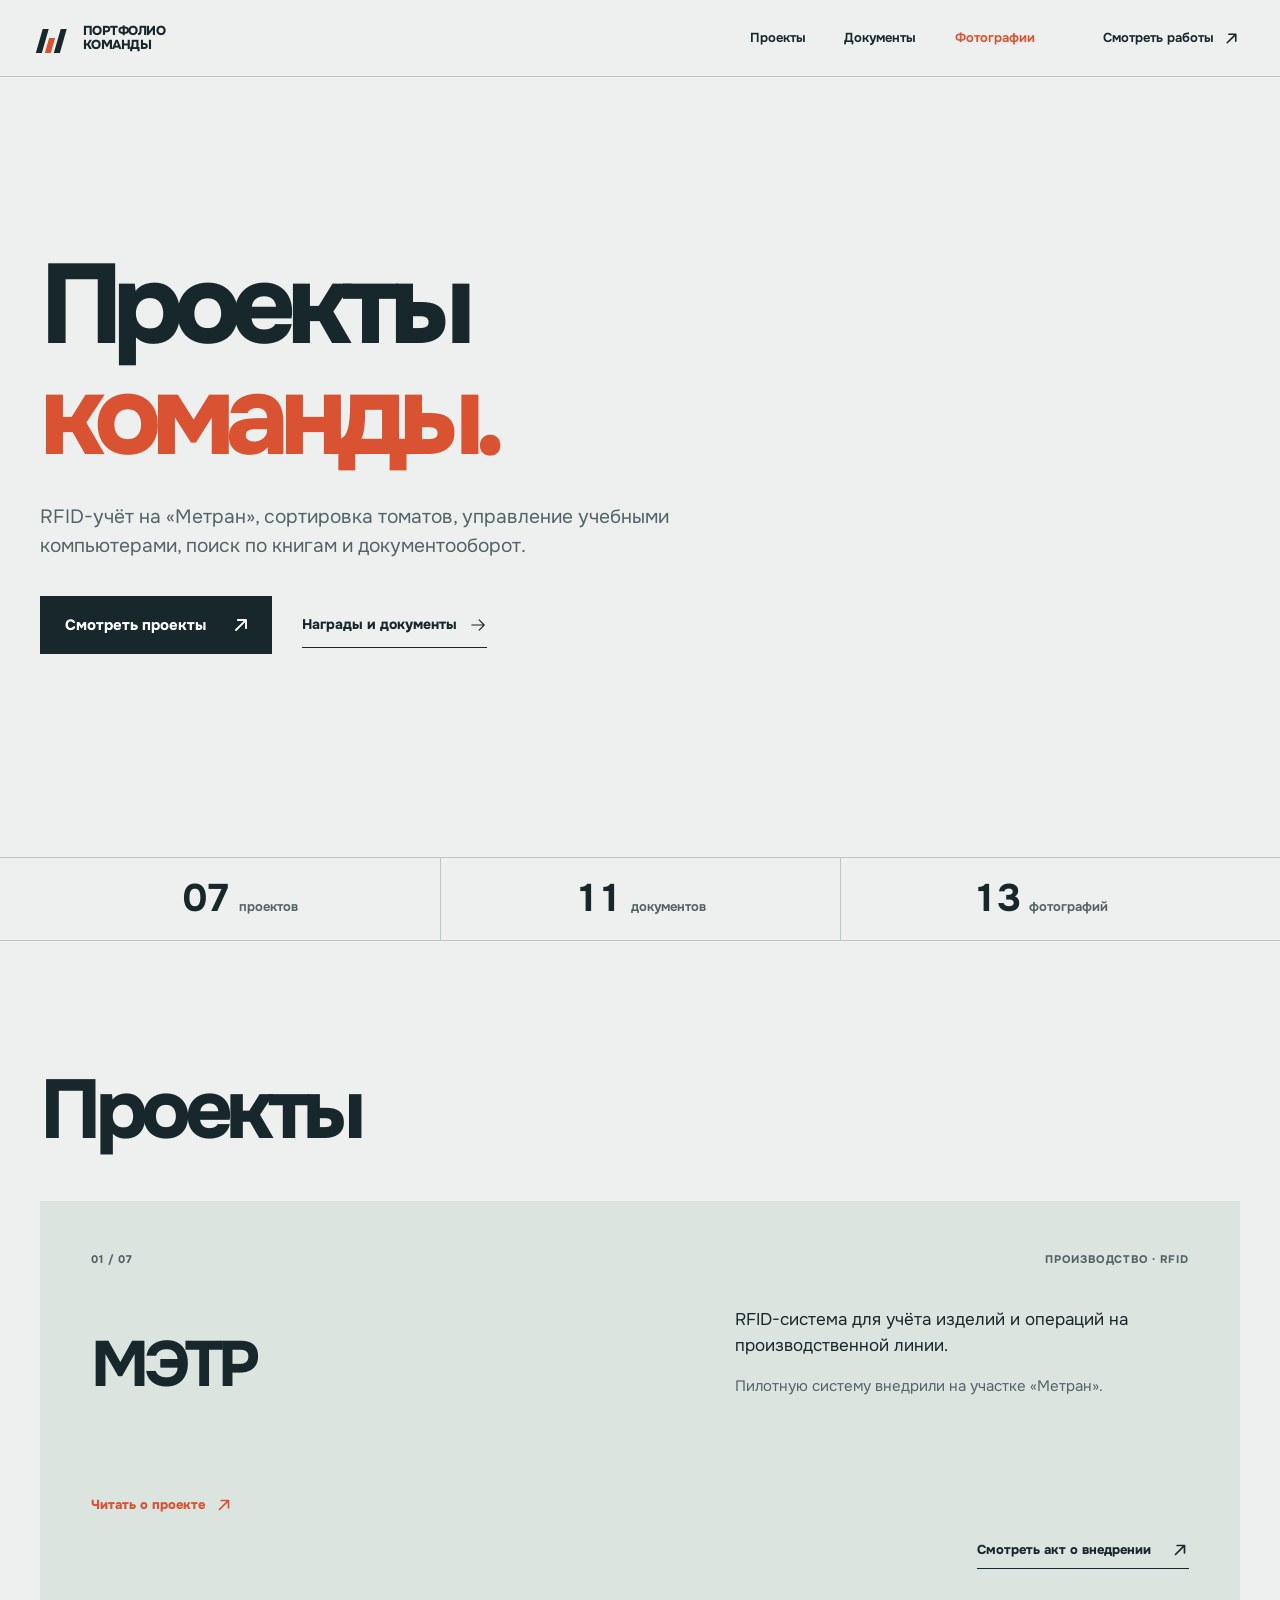
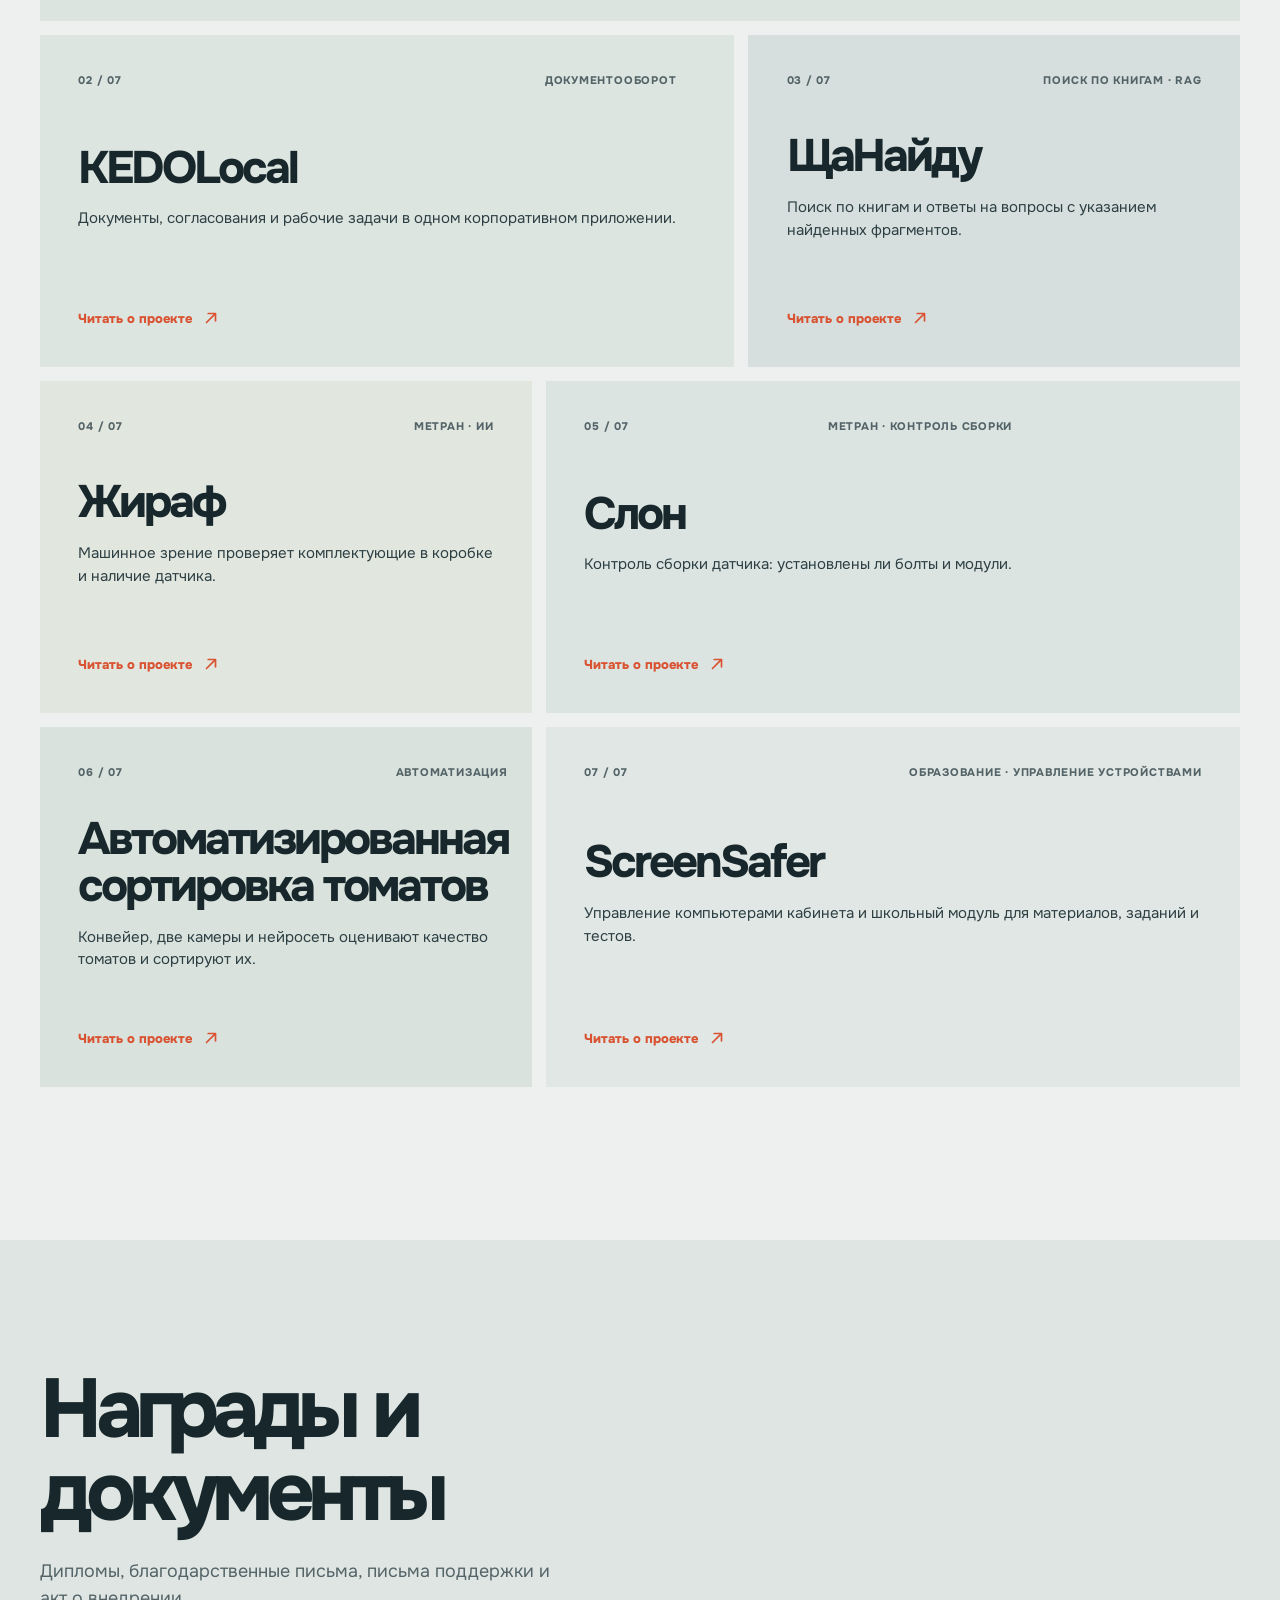
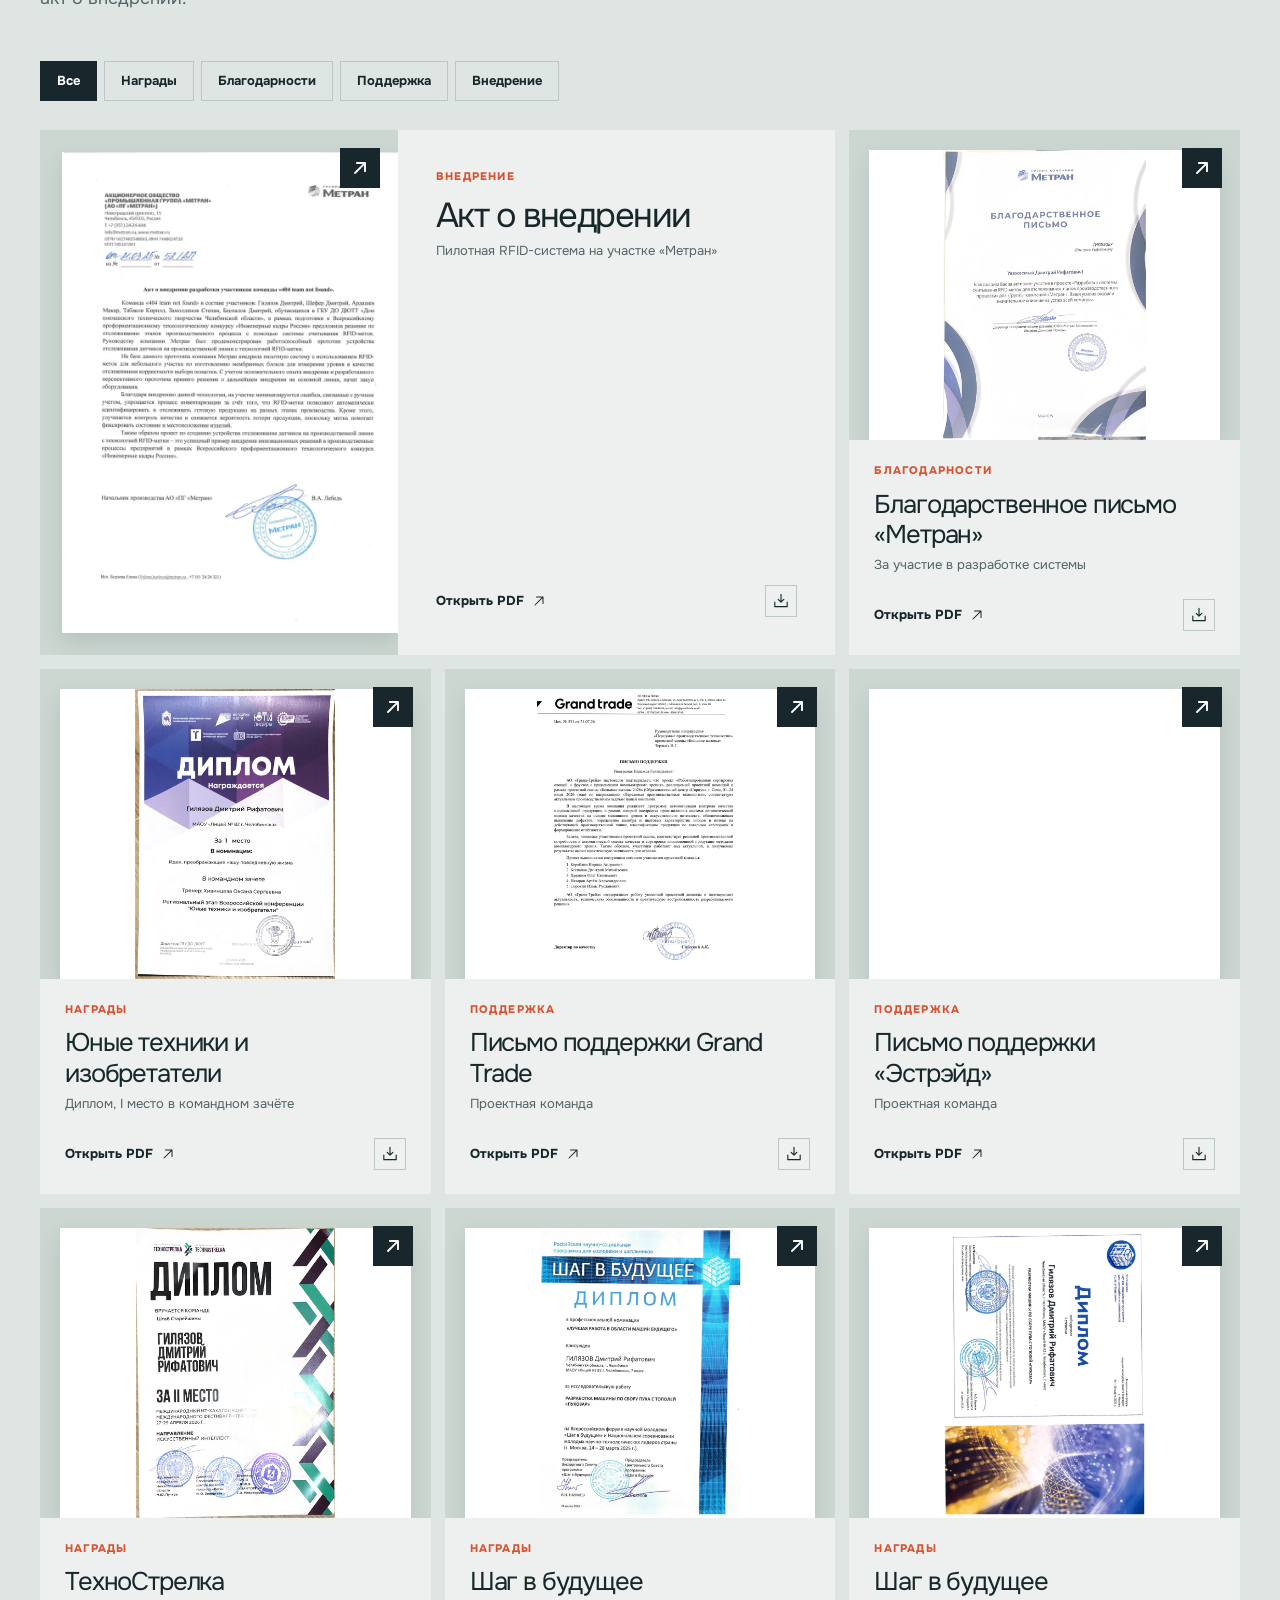
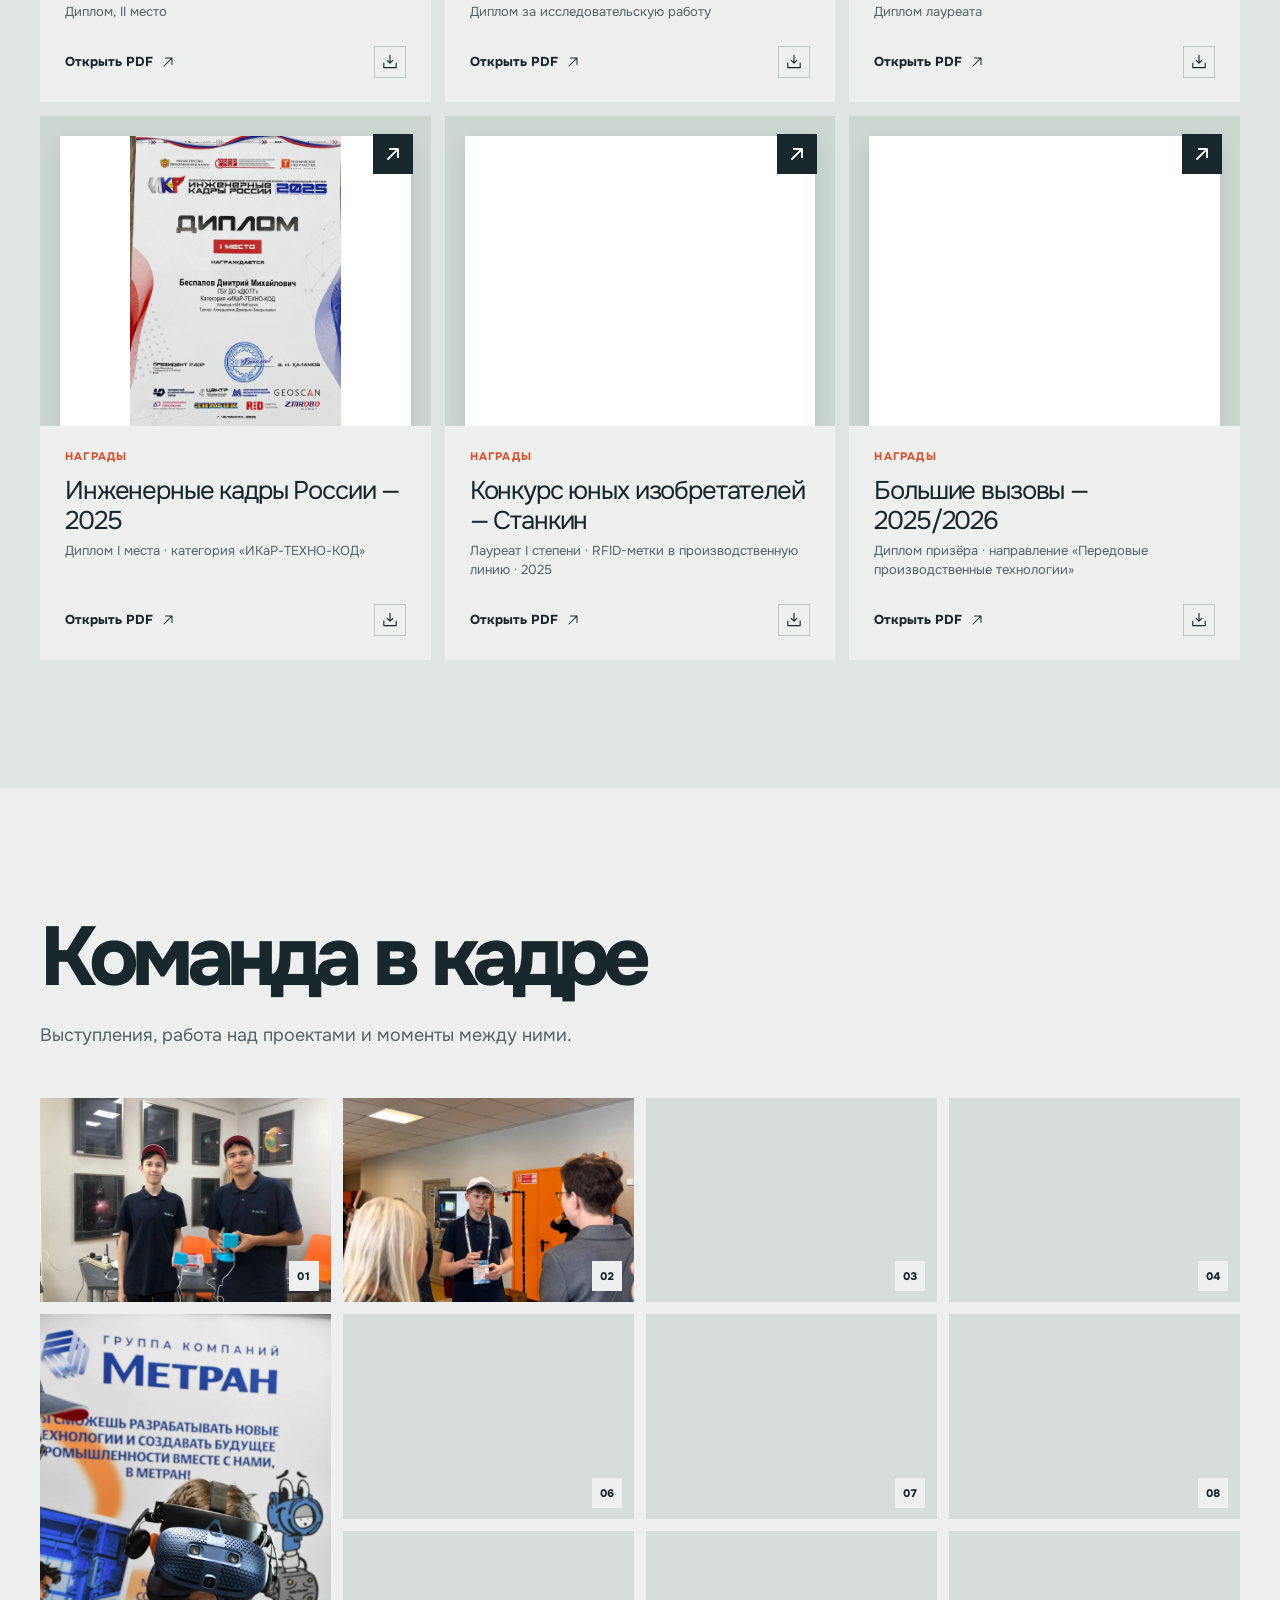
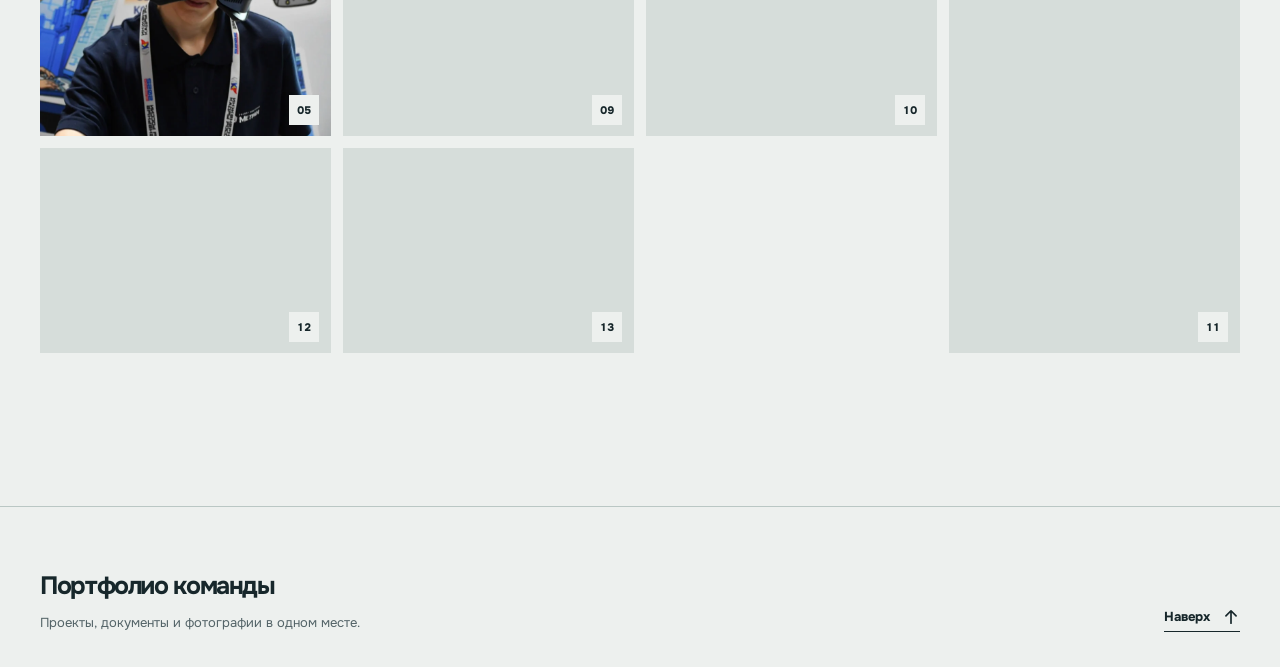
<file: index.html>
<!doctype html>
<html lang="ru">
  <head>
    <meta charset="UTF-8" />
    <meta name="viewport" content="width=device-width, initial-scale=1.0" />
    <meta name="theme-color" content="#edf0ee" />
    <meta name="description" content="Портфолио команды: проекты для производства, образования и работы с информацией, награды и фотографии." />
    <title>Портфолио команды | проекты и достижения</title>
    <link rel="icon" type="image/svg+xml" href="./favicon.svg" />
    <script type="module" crossorigin src="./assets/index-CxI3A0so.js"></script>
    <link rel="stylesheet" crossorigin href="./assets/index-BJqQBaAN.css">
  </head>
  <body>
    <div id="root"></div>
  </body>
</html>
</file>
<file: assets/index-BJqQBaAN.css>
@font-face{font-family:Onest Variable;font-style:normal;font-display:swap;font-weight:100 900;src:url(./onest-cyrillic-ext-wght-normal-DOFToQv1.woff2)format("woff2-variations");unicode-range:U+460-52F,U+1C80-1C8A,U+20B4,U+2DE0-2DFF,U+A640-A69F,U+FE2E-FE2F}@font-face{font-family:Onest Variable;font-style:normal;font-display:swap;font-weight:100 900;src:url(./onest-cyrillic-wght-normal-DayYxulF.woff2)format("woff2-variations");unicode-range:U+301,U+400-45F,U+490-491,U+4B0-4B1,U+2116}@font-face{font-family:Onest Variable;font-style:normal;font-display:swap;font-weight:100 900;src:url(./onest-math-wght-normal-Bl4ZGkZl.woff2)format("woff2-variations");unicode-range:U+302-303,U+305,U+307-308,U+310,U+312,U+315,U+31A,U+326-327,U+32C,U+32F-330,U+332-333,U+338,U+33A,U+346,U+34D,U+391-3A1,U+3A3-3A9,U+3B1-3C9,U+3D1,U+3D5-3D6,U+3F0-3F1,U+3F4-3F5,U+2016-2017,U+2034-2038,U+203C,U+2040,U+2043,U+2047,U+2050,U+2057,U+205F,U+2070-2071,U+2074-208E,U+2090-209C,U+20D0-20DC,U+20E1,U+20E5-20EF,U+2100-2112,U+2114-2115,U+2117-2121,U+2123-214F,U+2190,U+2192,U+2194-21AE,U+21B0-21E5,U+21F1-21F2,U+21F4-2211,U+2213-2214,U+2216-22FF,U+2308-230B,U+2310,U+2319,U+231C-2321,U+2336-237A,U+237C,U+2395,U+239B-23B7,U+23D0,U+23DC-23E1,U+2474-2475,U+25AF,U+25B3,U+25B7,U+25BD,U+25C1,U+25CA,U+25CC,U+25FB,U+266D-266F,U+27C0-27FF,U+2900-2AFF,U+2B0E-2B11,U+2B30-2B4C,U+2BFE,U+3030,U+FF5B,U+FF5D,U+1D400-1D7FF,U+1EE??}@font-face{font-family:Onest Variable;font-style:normal;font-display:swap;font-weight:100 900;src:url(./onest-symbols-wght-normal-DxQzqQfC.woff2)format("woff2-variations");unicode-range:U+1-C,U+E-1F,U+7F-9F,U+20DD-20E0,U+20E2-20E4,U+2150-218F,U+2190,U+2192,U+2194-2199,U+21AF,U+21E6-21F0,U+21F3,U+2218-2219,U+2299,U+22C4-22C6,U+2300-243F,U+2440-244A,U+2460-24FF,U+25A0-27BF,U+28??,U+2921-2922,U+2981,U+29BF,U+29EB,U+2B??,U+4DC0-4DFF,U+FFF9-FFFB,U+10140-1018E,U+10190-1019C,U+101A0,U+101D0-101FD,U+102E0-102FB,U+10E60-10E7E,U+1D2C0-1D2D3,U+1D2E0-1D37F,U+1F0??,U+1F100-1F1AD,U+1F1E6-1F1FF,U+1F30D-1F30F,U+1F315,U+1F31C,U+1F31E,U+1F320-1F32C,U+1F336,U+1F378,U+1F37D,U+1F382,U+1F393-1F39F,U+1F3A7-1F3A8,U+1F3AC-1F3AF,U+1F3C2,U+1F3C4-1F3C6,U+1F3CA-1F3CE,U+1F3D4-1F3E0,U+1F3ED,U+1F3F1-1F3F3,U+1F3F5-1F3F7,U+1F408,U+1F415,U+1F41F,U+1F426,U+1F43F,U+1F441-1F442,U+1F444,U+1F446-1F449,U+1F44C-1F44E,U+1F453,U+1F46A,U+1F47D,U+1F4A3,U+1F4B0,U+1F4B3,U+1F4B9,U+1F4BB,U+1F4BF,U+1F4C8-1F4CB,U+1F4D6,U+1F4DA,U+1F4DF,U+1F4E3-1F4E6,U+1F4EA-1F4ED,U+1F4F7,U+1F4F9-1F4FB,U+1F4FD-1F4FE,U+1F503,U+1F507-1F50B,U+1F50D,U+1F512-1F513,U+1F53E-1F54A,U+1F54F-1F5FA,U+1F610,U+1F650-1F67F,U+1F687,U+1F68D,U+1F691,U+1F694,U+1F698,U+1F6AD,U+1F6B2,U+1F6B9-1F6BA,U+1F6BC,U+1F6C6-1F6CF,U+1F6D3-1F6D7,U+1F6E0-1F6EA,U+1F6F0-1F6F3,U+1F6F7-1F6FC,U+1F7??,U+1F800-1F80B,U+1F810-1F847,U+1F850-1F859,U+1F860-1F887,U+1F890-1F8AD,U+1F8B0-1F8BB,U+1F8C0-1F8C1,U+1F900-1F90B,U+1F93B,U+1F946,U+1F984,U+1F996,U+1F9E9,U+1FA00-1FA6F,U+1FA70-1FA7C,U+1FA80-1FA89,U+1FA8F-1FAC6,U+1FACE-1FADC,U+1FADF-1FAE9,U+1FAF0-1FAF8,U+1FB??}@font-face{font-family:Onest Variable;font-style:normal;font-display:swap;font-weight:100 900;src:url(./onest-vietnamese-wght-normal-BBxOatbv.woff2)format("woff2-variations");unicode-range:U+102-103,U+110-111,U+128-129,U+168-169,U+1A0-1A1,U+1AF-1B0,U+300-301,U+303-304,U+308-309,U+323,U+329,U+1EA0-1EF9,U+20AB}@font-face{font-family:Onest Variable;font-style:normal;font-display:swap;font-weight:100 900;src:url(./onest-latin-ext-wght-normal-QAhDxQuo.woff2)format("woff2-variations");unicode-range:U+100-2BA,U+2BD-2C5,U+2C7-2CC,U+2CE-2D7,U+2DD-2FF,U+304,U+308,U+329,U+1D00-1DBF,U+1E00-1E9F,U+1EF2-1EFF,U+2020,U+20A0-20AB,U+20AD-20C0,U+2113,U+2C60-2C7F,U+A720-A7FF}@font-face{font-family:Onest Variable;font-style:normal;font-display:swap;font-weight:100 900;src:url(./onest-latin-wght-normal-Dun_Rd-l.woff2)format("woff2-variations");unicode-range:U+??,U+131,U+152-153,U+2BB-2BC,U+2C6,U+2DA,U+2DC,U+304,U+308,U+329,U+2000-206F,U+20AC,U+2122,U+2191,U+2193,U+2212,U+2215,U+FEFF,U+FFFD}@layer theme{:root,:host{--font-sans:-apple-system, BlinkMacSystemFont, "Segoe UI", Roboto, "Helvetica Neue", "Noto Sans", Arial, sans-serif, "Apple Color Emoji", "Segoe UI Emoji", "Segoe UI Symbol", "Noto Color Emoji";--font-mono:ui-monospace, SFMono-Regular, Menlo, Monaco, Consolas, "Liberation Mono", "Courier New", monospace;--default-transition-duration:.15s;--default-transition-timing-function:cubic-bezier(.4, 0, .2, 1);--default-font-family:var(--font-sans);--default-mono-font-family:var(--font-mono)}}@layer base{*,:after,:before,::backdrop{box-sizing:border-box;border:0 solid;margin:0;padding:0}::file-selector-button{box-sizing:border-box;border:0 solid;margin:0;padding:0}html,:host{-webkit-text-size-adjust:100%;tab-size:4;line-height:1.5;font-family:var(--default-font-family,-apple-system, BlinkMacSystemFont, "Segoe UI", Roboto, "Helvetica Neue", "Noto Sans", Arial, sans-serif, "Apple Color Emoji", "Segoe UI Emoji", "Segoe UI Symbol", "Noto Color Emoji");font-feature-settings:var(--default-font-feature-settings,normal);font-variation-settings:var(--default-font-variation-settings,normal);-webkit-tap-highlight-color:transparent}hr{height:0;color:inherit;border-top-width:1px}abbr:where([title]){-webkit-text-decoration:underline dotted;text-decoration:underline dotted}h1,h2,h3,h4,h5,h6{font-size:inherit;font-weight:inherit}a{color:inherit;-webkit-text-decoration:inherit;-webkit-text-decoration:inherit;-webkit-text-decoration:inherit;-webkit-text-decoration:inherit;text-decoration:inherit}b,strong{font-weight:bolder}code,kbd,samp,pre{font-family:var(--default-mono-font-family,ui-monospace, SFMono-Regular, Menlo, Monaco, Consolas, "Liberation Mono", "Courier New", monospace);font-feature-settings:var(--default-mono-font-feature-settings,normal);font-variation-settings:var(--default-mono-font-variation-settings,normal);font-size:1em}small{font-size:80%}sub,sup{vertical-align:baseline;font-size:75%;line-height:0;position:relative}sub{bottom:-.25em}sup{top:-.5em}table{text-indent:0;border-color:inherit;border-collapse:collapse}:-moz-focusring:where(:not(iframe)){outline:auto}progress{vertical-align:baseline}summary{display:list-item}ol,ul,menu{list-style:none}img,svg,video,canvas,audio,iframe,embed,object{vertical-align:middle;display:block}img,video{max-width:100%;height:auto}button,input,select,optgroup,textarea{font:inherit;font-feature-settings:inherit;font-variation-settings:inherit;letter-spacing:inherit;color:inherit;opacity:1;background-color:#0000;border-radius:0}::file-selector-button{font:inherit;font-feature-settings:inherit;font-variation-settings:inherit;letter-spacing:inherit;color:inherit;opacity:1;background-color:#0000;border-radius:0}:where(select:is([multiple],[size])) optgroup{font-weight:bolder}:where(select:is([multiple],[size])) optgroup option{padding-inline-start:20px}::file-selector-button{margin-inline-end:4px}::placeholder{opacity:1}@supports (not ((-webkit-appearance:-apple-pay-button))) or (contain-intrinsic-size:1px){::placeholder{color:currentColor}@supports (color:color-mix(in lab, red, red)){::placeholder{color:color-mix(in oklab, currentcolor 50%, transparent)}}}textarea{resize:vertical}::-webkit-search-decoration{-webkit-appearance:none}::-webkit-date-and-time-value{min-height:1lh;text-align:inherit}::-webkit-datetime-edit{display:inline-flex}::-webkit-datetime-edit-fields-wrapper{padding:0}::-webkit-datetime-edit{padding-block:0}::-webkit-datetime-edit-year-field{padding-block:0}::-webkit-datetime-edit-month-field{padding-block:0}::-webkit-datetime-edit-day-field{padding-block:0}::-webkit-datetime-edit-hour-field{padding-block:0}::-webkit-datetime-edit-minute-field{padding-block:0}::-webkit-datetime-edit-second-field{padding-block:0}::-webkit-datetime-edit-millisecond-field{padding-block:0}::-webkit-datetime-edit-meridiem-field{padding-block:0}::-webkit-calendar-picker-indicator{line-height:1}:-moz-ui-invalid{box-shadow:none}button,input:where([type=button],[type=reset],[type=submit]){appearance:button}::file-selector-button{appearance:button}::-webkit-inner-spin-button{height:auto}::-webkit-outer-spin-button{height:auto}[hidden]:where(:not([hidden=until-found])){display:none!important}}@layer components;@layer utilities{.visible{visibility:visible}.sr-only{clip-path:inset(50%);white-space:nowrap;border-width:0;width:1px;height:1px;margin:-1px;padding:0;position:absolute;overflow:hidden}.static{position:static}.hidden{display:none}.transition{transition-property:color,background-color,border-color,outline-color,text-decoration-color,fill,stroke,--tw-gradient-from,--tw-gradient-via,--tw-gradient-to,opacity,box-shadow,transform,translate,scale,rotate,filter,-webkit-backdrop-filter,backdrop-filter,display,content-visibility,overlay,pointer-events;transition-timing-function:var(--tw-ease,var(--default-transition-timing-function));transition-duration:var(--tw-duration,var(--default-transition-duration))}}:root{color:#17272b;font-synthesis:none;text-rendering:optimizelegibility;-webkit-font-smoothing:antialiased;--paper:#edf0ee;--paper-deep:#dfe5e2;--ink:#17272b;--ink-soft:#536367;--line:#bac7c4;--accent:#d95332;--max:1400px;background:#edf0ee;font-family:Onest Variable,Onest,sans-serif}*{box-sizing:border-box}html{scroll-behavior:smooth}body{margin:0}button,a{-webkit-tap-highlight-color:transparent}button{font:inherit}a{color:inherit;text-decoration:none}button:focus-visible,a:focus-visible{outline:3px solid var(--accent);outline-offset:4px}section[id]{scroll-margin-top:86px}::selection{background:var(--accent);color:#fff}.shell{width:min(calc(100% - 80px), var(--max));margin-inline:auto}.sr-only{clip:rect(0, 0, 0, 0);white-space:nowrap;border:0;width:1px;height:1px;margin:-1px;padding:0;position:absolute;overflow:hidden}.skip-link{z-index:30;background:var(--ink);color:#fff;padding:14px 18px;position:fixed;top:-100px;left:16px}.skip-link:focus{top:16px}.site-header{z-index:5;border-bottom:1px solid var(--line);background:var(--paper);position:relative}.header-inner{justify-content:space-between;align-items:center;gap:30px;min-height:76px;display:flex}.brand{flex:none;align-items:center;gap:13px;display:inline-flex}.brand-mark{grid-template-columns:6px 6px 6px;align-items:end;gap:3px;width:30px;height:29px;display:grid;transform:skew(-16deg)}.brand-mark span{background:var(--ink);width:6px;height:24px;display:block}.brand-mark span:nth-child(2){background:var(--accent);height:15px}.brand-mark span:nth-child(3){height:24px}.brand-text{letter-spacing:-.04em;text-transform:uppercase;font-size:13px;font-weight:800;line-height:1.05}.main-nav{align-items:center;gap:clamp(20px,3vw,50px);margin-left:auto;display:flex}.main-nav a,.header-action{font-size:13px;font-weight:650;transition:color .2s}.main-nav a:hover,.header-action:hover,.main-nav a[aria-current=location]{color:var(--accent)}.header-action{align-items:center;gap:9px;margin-left:clamp(0px,3vw,45px);display:inline-flex}.hero{align-items:center;min-height:min(780px,100dvh - 77px);padding-top:38px;padding-bottom:68px;display:flex}.hero-copy{z-index:1;width:100%;position:relative}.eyebrow{color:var(--accent);letter-spacing:.12em;text-transform:uppercase;align-items:center;gap:13px;margin:0 0 36px;font-size:12px;font-weight:800;display:flex}.eyebrow:before{content:"";background:currentColor;width:31px;height:2px;display:block}.hero h1{letter-spacing:-.085em;text-wrap:balance;max-width:1120px;margin:0;font-size:clamp(72px,8.8vw,140px);font-weight:760;line-height:.99}.hero h1 em{color:var(--accent);font-style:normal;display:block}.hero-description{max-width:670px;color:var(--ink-soft);margin:30px 0 0;font-size:clamp(17px,1.5vw,20px);line-height:1.5}.hero-actions{flex-wrap:wrap;align-items:center;gap:18px 30px;margin-top:36px;display:flex}.button{justify-content:space-between;align-items:center;gap:25px;min-height:58px;padding:0 21px 0 25px;font-size:15px;font-weight:750;transition:background .22s,transform .22s;display:inline-flex}.button:active,.filter-button:active,.gallery-tile:active{transform:scale(.98)}.button-primary{background:var(--ink);color:#fff}.button-primary:hover{background:#314347;transform:translateY(-2px)}.text-link{border-bottom:1px solid var(--ink);align-items:center;gap:12px;padding-block:12px;font-size:14px;font-weight:750;transition:gap .2s,color .2s;display:inline-flex}.text-link:hover{color:var(--accent);gap:19px}.image-shell{background:#d6ddda;display:block;position:relative;overflow:hidden}.image-shell img{width:100%;height:100%;display:block}.image-shell--loading{background:linear-gradient(100deg,#d6ddda 10%,#e4e9e6 50%,#d6ddda 90%) 0 0/200% 100%;animation:1.5s linear infinite shimmer}.image-error{width:100%;height:100%;min-height:150px;color:var(--ink-soft);text-align:center;place-items:center;padding:20px;font-size:13px;display:grid}@keyframes shimmer{0%{background-position:200% 0}to{background-position:-200% 0}}.proof-wrap{border-top:1px solid var(--line);border-bottom:1px solid var(--line)}.proof-strip{grid-template-columns:repeat(3,minmax(0,1fr));align-items:stretch;display:grid}.proof-stat:first-child{border-left:0}.proof-stat{border-left:1px solid var(--line);white-space:nowrap;justify-content:center;align-items:baseline;gap:10px;padding:22px 12px;display:flex}.proof-stat strong{letter-spacing:-.07em;font-variant-numeric:tabular-nums;font-size:clamp(31px,3vw,47px);line-height:1}.proof-stat span{color:var(--ink-soft);font-size:13px;font-weight:650}.section{padding-top:clamp(92px,10vw,156px);padding-bottom:clamp(92px,10vw,156px)}.section-heading{max-width:750px;margin-bottom:48px}.section-heading h2{letter-spacing:-.078em;text-wrap:balance;margin:0;font-size:clamp(48px,6.5vw,88px);font-weight:750;line-height:1}.section-heading p{max-width:540px;color:var(--ink-soft);margin:23px 0 0;font-size:clamp(16px,1.4vw,19px);line-height:1.55}.projects-section{padding-bottom:clamp(100px,12vw,170px)}.featured-project{background:#dce4e0}.featured-content{flex-direction:column;gap:25px;min-height:420px;padding:clamp(30px,4vw,62px);display:flex}.featured-link{flex-direction:column;flex:1;gap:40px;display:flex}.featured-main{grid-template-columns:minmax(0,1fr) minmax(0,.8fr);align-items:end;gap:clamp(36px,6vw,95px);display:grid}.project-topline{color:var(--ink-soft);letter-spacing:.07em;text-transform:uppercase;justify-content:space-between;align-items:flex-start;gap:18px;font-size:11px;font-weight:750;line-height:1.35;display:flex}.project-topline span:last-child{text-align:right}.featured-content h3{letter-spacing:-.075em;margin:0;font-size:clamp(47px,5vw,75px);font-weight:750;line-height:1.04}.featured-content p{max-width:510px;margin:0;font-size:17px;line-height:1.55}.featured-content .featured-proof{color:var(--ink-soft);margin-top:16px;font-size:15px}.featured-content .document-inline-link{margin-left:auto}.project-open{width:fit-content;color:var(--accent);align-items:center;gap:10px;margin-top:auto;padding-top:22px;font-size:13px;font-weight:800;transition:gap .2s;display:inline-flex}.featured-link:hover .project-open,.project-card-link:hover .project-open{gap:17px}.featured-link:hover h3,.project-card-link:hover h3{color:var(--accent)}.featured-link h3,.project-card-link h3{transition:color .2s}.document-inline-link{border-bottom:1px solid var(--ink);align-self:flex-start;align-items:center;gap:20px;padding-bottom:9px;font-size:13px;font-weight:750;transition:gap .2s,color .2s;display:inline-flex}.document-inline-link:hover{color:var(--accent);gap:27px}.projects-grid{grid-template-columns:repeat(12,minmax(0,1fr));gap:14px;margin-top:14px;display:grid}.project-card{background:#e2e8e5;min-height:332px}.project-card-link{min-height:inherit;height:100%;display:flex}.project-card article{flex-direction:column;min-height:100%;padding:clamp(28px,3vw,46px);display:flex}.project-card h3{letter-spacing:-.067em;text-wrap:balance;max-width:700px;margin:auto 0 15px;font-size:clamp(34px,3.55vw,55px);font-weight:750;line-height:1.05}.project-description{color:#2d3f43;max-width:640px;margin:0;font-size:15px;line-height:1.5}.project-detail{max-width:610px;color:var(--ink-soft);margin:12px 0 0;font-size:13px;line-height:1.5}.project-card--kedo{background:#dde5e1;grid-column:span 7}.project-card--shanaydy{background:#d6dfdd;grid-column:span 5}.project-card--giraf{background:#e1e6df;grid-column:span 5}.project-card--slon{background:#dce4e2;grid-column:span 7}.project-card--tomatoes{background:#d9e2dd;grid-column:span 5;min-height:360px}.project-card--tomatoes h3{max-width:500px}.project-card--screensafer{background:#e1e7e4;grid-column:span 7}.project-page{padding-top:46px;padding-bottom:clamp(90px,10vw,150px)}.detail-back{color:var(--ink-soft);align-items:center;gap:9px;font-size:13px;font-weight:750;transition:color .2s,gap .2s;display:inline-flex}.detail-back:hover{color:var(--accent);gap:14px}.detail-hero{flex-direction:column;min-height:480px;padding:clamp(55px,7vw,95px) 0 clamp(65px,8vw,120px);display:flex}.detail-hero .project-topline{max-width:1100px}.detail-hero h1{letter-spacing:-.082em;text-wrap:balance;overflow-wrap:anywhere;max-width:1200px;margin:auto 0 35px;font-size:clamp(64px,8vw,122px);font-weight:760;line-height:.99}.detail-hero p{max-width:760px;color:var(--ink-soft);letter-spacing:-.02em;margin:0;font-size:clamp(20px,2vw,28px);line-height:1.45}.detail-sections{border-top:1px solid var(--ink)}.detail-section{border-bottom:1px solid var(--line);grid-template-columns:minmax(190px,.44fr) minmax(0,1fr);gap:clamp(40px,8vw,150px);padding:clamp(35px,4vw,56px) 0 clamp(50px,6vw,82px);display:grid}.detail-section-label{align-items:flex-start;gap:18px;display:flex}.detail-section-label span{color:var(--accent);font-variant-numeric:tabular-nums;margin-top:5px;font-size:11px;font-weight:800}.detail-section-label h2{letter-spacing:-.055em;margin:0;font-size:clamp(21px,2.4vw,32px);font-weight:750;line-height:1.16}.detail-section-copy{max-width:790px}.detail-section-copy p{color:#2d3f43;margin:0;font-size:clamp(17px,1.55vw,20px);line-height:1.65}.detail-section-copy p+p{margin-top:22px}.detail-document{background:#dce4e0;grid-template-columns:minmax(170px,.44fr) minmax(0,1fr) 30px;align-items:center;gap:clamp(30px,8vw,150px);margin-top:36px;padding:28px 30px;transition:background .2s;display:grid}.detail-document:hover{background:#ccd9d3}.detail-document span{color:var(--ink-soft);letter-spacing:.08em;text-transform:uppercase;font-size:12px;font-weight:750}.detail-document strong{letter-spacing:-.05em;font-size:clamp(20px,2.5vw,32px)}.detail-pagination{border-top:1px solid var(--ink);justify-content:space-between;gap:25px;margin-top:clamp(70px,9vw,130px);padding-top:24px;display:flex}.detail-pagination a{align-items:center;gap:12px;font-size:14px;font-weight:750;transition:color .2s;display:inline-flex}.detail-pagination a:hover{color:var(--accent)}.detail-pagination a:last-child{text-align:right}.missing-project{min-height:65vh;padding-block:120px}.missing-project h1{letter-spacing:-.07em;margin:0 0 30px;font-size:clamp(48px,7vw,92px)}.documents-section{background:var(--paper-deep)}.filter-bar{flex-wrap:wrap;gap:7px;margin-bottom:29px;display:flex}.filter-button{border:1px solid var(--line);min-height:40px;color:var(--ink);cursor:pointer;background:0 0;border-radius:0;padding:8px 16px;font-size:13px;font-weight:700;transition:background .2s,color .2s,transform .2s}.filter-button:hover{background:#cbd6d1}.filter-button.is-active{border-color:var(--ink);background:var(--ink);color:#fff}.documents-grid{grid-template-columns:repeat(3,minmax(0,1fr));gap:14px;display:grid}.document-card{background:var(--paper);flex-direction:column;min-width:0;display:flex}.document-cover{background:#ccd7d2;height:310px;padding:20px 20px 0;display:block;position:relative;overflow:hidden}.document-cover .image-shell{background:#fff;width:100%;height:100%;box-shadow:0 10px 20px #1d37341f}.document-cover img{object-fit:contain;object-position:center top;background:#fff;transition:transform .35s}.document-cover:hover img{transform:scale(1.035)}.cover-open{background:var(--ink);color:#fff;place-items:center;width:40px;height:40px;display:grid;position:absolute;top:18px;right:18px}.document-info{flex-direction:column;flex:1;padding:22px 25px 24px;display:flex}.document-category{color:var(--accent);letter-spacing:.11em;text-transform:uppercase;font-size:11px;font-weight:800}.document-info h3{letter-spacing:-.045em;margin:11px 0 6px;font-size:clamp(20px,2vw,26px);line-height:1.18}.document-info p{color:var(--ink-soft);margin:0;font-size:13px;line-height:1.45}.document-links{justify-content:space-between;align-items:center;gap:15px;margin-top:auto;padding-top:24px;display:flex}.document-links a{align-items:center;gap:7px;font-size:13px;font-weight:750;transition:color .2s;display:inline-flex}.document-links a:hover{color:var(--accent)}.document-links a:last-child{border:1px solid var(--line);place-items:center;width:32px;height:32px;display:grid}.document-card--featured{flex-direction:row;grid-column:span 2}.document-card--featured .document-cover{flex:0 0 45%;height:auto;min-height:380px;padding:22px 0 22px 22px}.document-card--featured .document-info{padding:38px}.document-card--featured .document-info h3{font-size:clamp(27px,2.7vw,42px)}.gallery-section{padding-bottom:clamp(100px,12vw,180px)}.gallery-grid{grid-template-columns:repeat(4,minmax(0,1fr));grid-auto-rows:clamp(150px,16vw,225px);grid-auto-flow:dense;gap:12px;display:grid}.gallery-tile{cursor:zoom-in;background:#d5ddda;border:0;border-radius:0;width:100%;height:100%;padding:0;transition:transform .2s;display:block;position:relative;overflow:hidden}.gallery-tile--tall{grid-row:span 2}.gallery-tile .image-shell{width:100%;height:100%}.gallery-tile img{object-fit:cover;transition:transform .4s,filter .4s}.gallery-tile:hover img{filter:saturate(1.08);transform:scale(1.055)}.gallery-index{background:var(--paper);min-width:30px;height:30px;color:var(--ink);font-variant-numeric:tabular-nums;place-items:center;padding:0 5px;font-size:11px;font-weight:800;display:grid;position:absolute;bottom:11px;right:12px}.lightbox{z-index:20;color:#fff;background:#0b1518f5;grid-template-rows:70px minmax(0,1fr) 50px;grid-template-columns:72px minmax(0,1fr) 72px;place-items:center;padding:0 24px;display:grid;position:fixed;inset:0}.lightbox-toolbar{font-variant-numeric:tabular-nums;grid-column:1/-1;justify-content:space-between;align-items:center;width:100%;height:100%;font-size:13px;font-weight:700;display:flex}.lightbox button{color:#fff;cursor:pointer;background:0 0;border:1px solid #ffffff52;place-items:center;width:48px;height:48px;transition:background .2s;display:grid}.lightbox button:hover{background:#ffffff24}.lightbox-prev{grid-area:2/1}.lightbox-next{grid-area:2/3}.lightbox>img{object-fit:contain;grid-area:2/2;max-width:100%;max-height:100%;display:block}.lightbox>p{color:#cad5d3;text-align:center;grid-area:3/1/auto/-1;align-self:start;margin:0;font-size:12px}.site-footer{border-top:1px solid var(--line)}.footer-inner{justify-content:space-between;align-items:flex-end;gap:30px;min-height:160px;padding-block:35px;display:flex}.footer-inner strong{letter-spacing:-.055em;font-size:25px}.footer-inner p{color:var(--ink-soft);margin:7px 0 0;font-size:13px}.footer-inner a{border-bottom:1px solid var(--ink);white-space:nowrap;align-items:center;gap:12px;padding-bottom:5px;font-size:13px;font-weight:750;display:inline-flex}.up-arrow{transform:rotate(180deg)}@media (width<=1100px){.shell{width:min(calc(100% - 56px), var(--max))}.hero h1{font-size:clamp(72px,8.8vw,108px)}.proof-stat{flex-direction:column;align-items:center;gap:4px}}@media (width<=760px){.shell{width:min(calc(100% - 36px), var(--max))}.header-inner{flex-wrap:wrap;gap:0;min-height:0;padding-top:15px}.brand{padding-bottom:15px}.brand-text{font-size:12px}.main-nav{border-top:1px solid var(--line);order:3;justify-content:space-between;gap:12px;width:100%;margin:0;padding:12px 0 13px}.main-nav a{font-size:12px}.header-action{display:none}section[id]{scroll-margin-top:20px}.hero{min-height:0;padding-top:60px;padding-bottom:85px}.eyebrow{margin-bottom:27px;font-size:10px}.hero h1{max-width:650px;font-size:clamp(56px,10.8vw,86px)}.hero-description{margin-top:23px;font-size:17px}.hero-actions{margin-top:27px}.proof-strip{grid-template-columns:repeat(3,minmax(0,1fr))}.proof-stat{min-width:0;padding:21px 5px}.proof-stat strong{font-size:34px}.proof-stat span{font-size:11px}.section{padding-block:95px}.section-heading{margin-bottom:36px}.section-heading h2{font-size:clamp(46px,9vw,70px)}.section-heading p{margin-top:15px;font-size:16px}.featured-content{min-height:0;padding:30px}.featured-link{gap:28px}.featured-main{grid-template-columns:1fr;gap:22px}.featured-content .document-inline-link{margin-left:0}.featured-content h3{font-size:59px}.projects-grid{grid-template-columns:repeat(2,minmax(0,1fr));gap:10px;margin-top:10px}.project-card{min-height:360px;grid-column:span 1!important}.project-card article{padding:26px}.project-card h3{font-size:clamp(30px,4.7vw,42px)}.project-card--tomatoes,.project-card--screensafer{min-height:310px;grid-column:span 2!important}.documents-grid{grid-template-columns:repeat(2,minmax(0,1fr));gap:10px}.document-card--featured{grid-column:span 2}.document-cover{height:290px}.gallery-grid{grid-template-columns:repeat(3,minmax(0,1fr));grid-auto-rows:160px;gap:8px}.project-page{padding-top:30px}.detail-hero{min-height:0;padding:70px 0 80px}.detail-hero h1{margin:65px 0 26px;font-size:clamp(57px,9vw,83px)}.detail-section{grid-template-columns:1fr;gap:23px}.detail-section-copy p{font-size:17px}.detail-document{grid-template-columns:1fr 28px;gap:8px 20px}.detail-document span{grid-column:1/-1}}@media (width<=540px){.hero h1{font-size:clamp(48px,12vw,66px)}.hero-actions{flex-direction:column;align-items:flex-start;gap:15px}.featured-content{gap:30px;min-height:0}.featured-content h3{font-size:53px}.featured-content p{font-size:15px}.project-card,.project-card--tomatoes,.project-card--screensafer{min-height:280px;grid-column:span 2!important}.project-card--tomatoes{min-height:245px}.project-card h3{font-size:39px}.project-card--tomatoes h3{font-size:clamp(22px,7vw,30px)}.detail-hero{padding:60px 0 65px}.detail-hero h1{margin:50px 0 24px;font-size:clamp(47px,12vw,65px)}.detail-hero p{font-size:19px}.detail-pagination{flex-direction:column;align-items:flex-start}.detail-pagination a:last-child{text-align:left}.documents-grid{grid-template-columns:1fr}.document-card--featured{flex-direction:column;grid-column:auto}.document-card--featured .document-cover{flex-basis:auto;height:320px;min-height:0;padding:20px 20px 0}.document-card--featured .document-info{padding:22px 25px 24px}.document-card--featured .document-info h3{font-size:26px}.document-cover{height:320px}.gallery-grid{grid-template-columns:repeat(2,minmax(0,1fr));grid-auto-rows:145px;gap:7px}.lightbox{grid-template-rows:64px minmax(0,1fr) 70px;grid-template-columns:48px minmax(0,1fr) 48px;padding:0 10px}.lightbox button{width:40px;height:40px}.lightbox>p{align-self:center}.footer-inner{flex-direction:column;align-items:flex-start;min-height:0;padding-block:35px}}@media (width<=360px){.section-heading h2{font-size:42px}}@media (prefers-reduced-motion:reduce){html{scroll-behavior:auto}*,:before,:after{transition-duration:.01ms!important;animation-duration:.01ms!important}}
</file>
